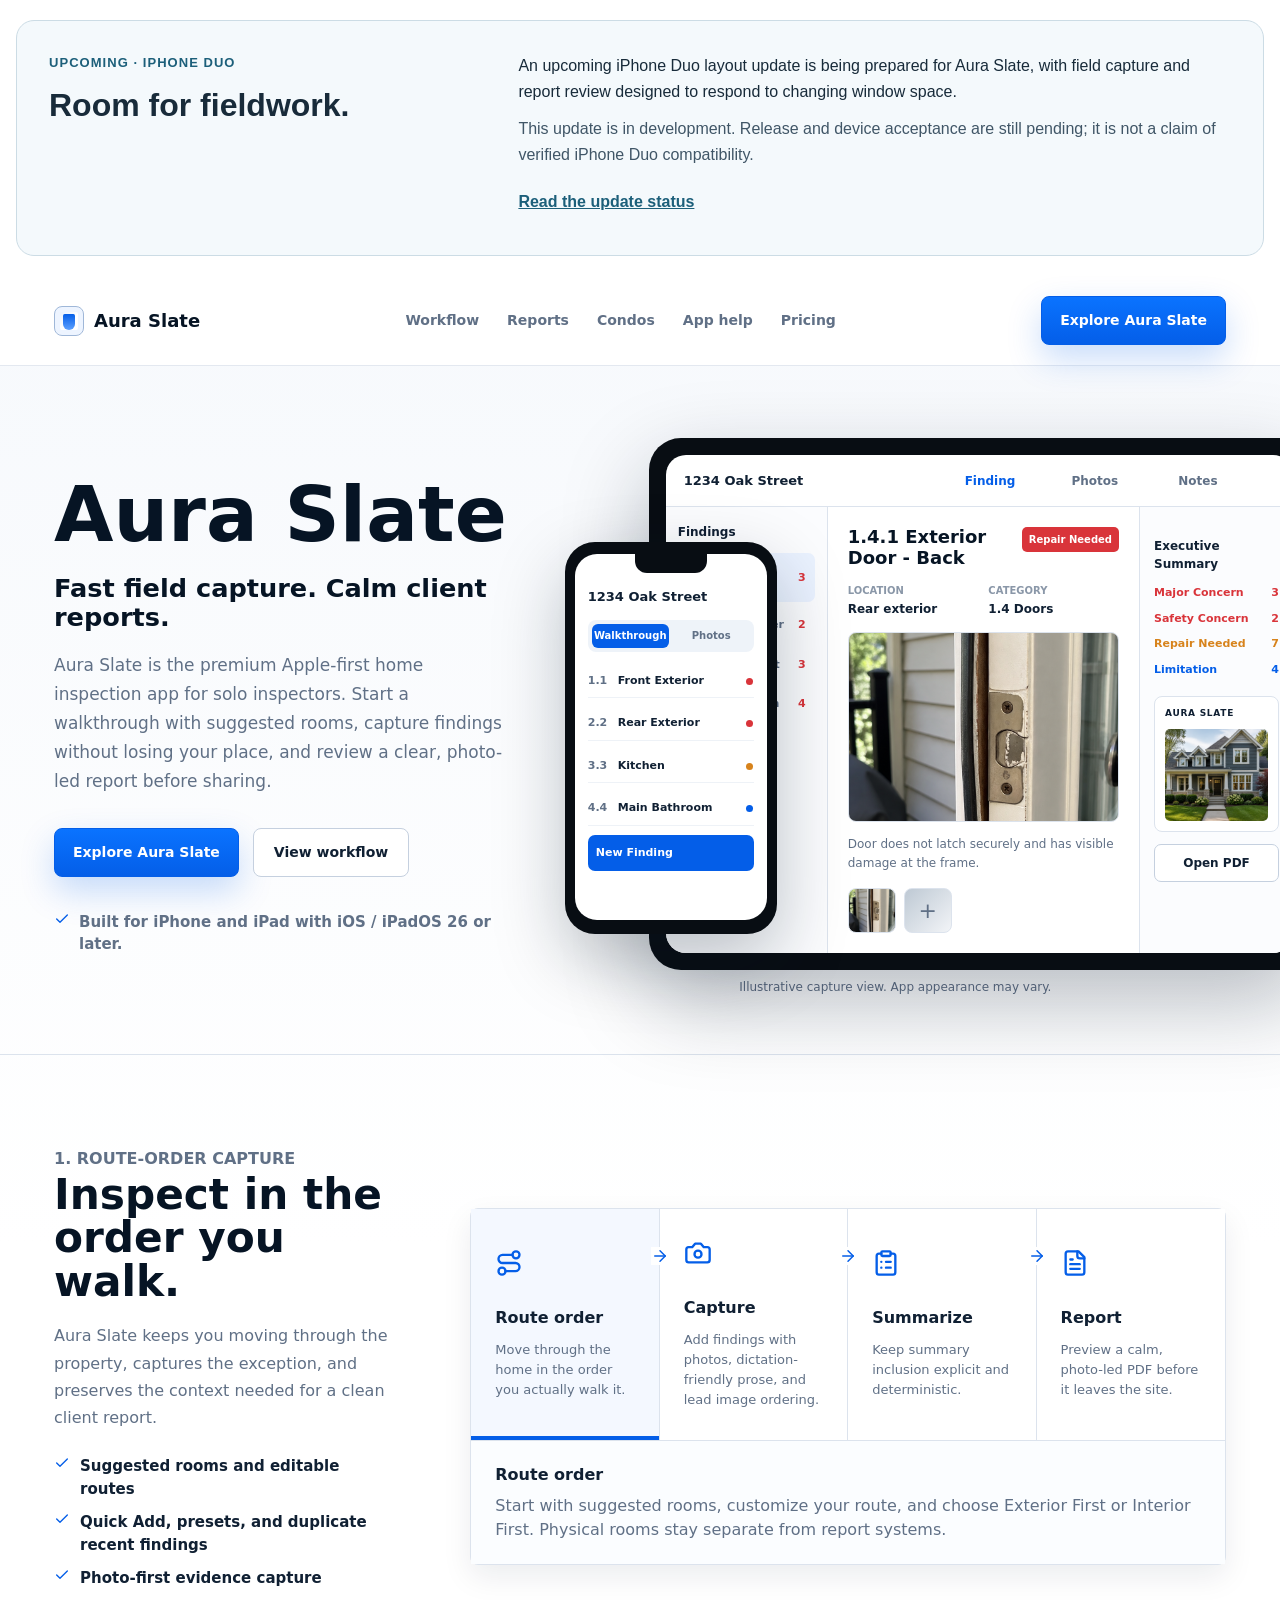
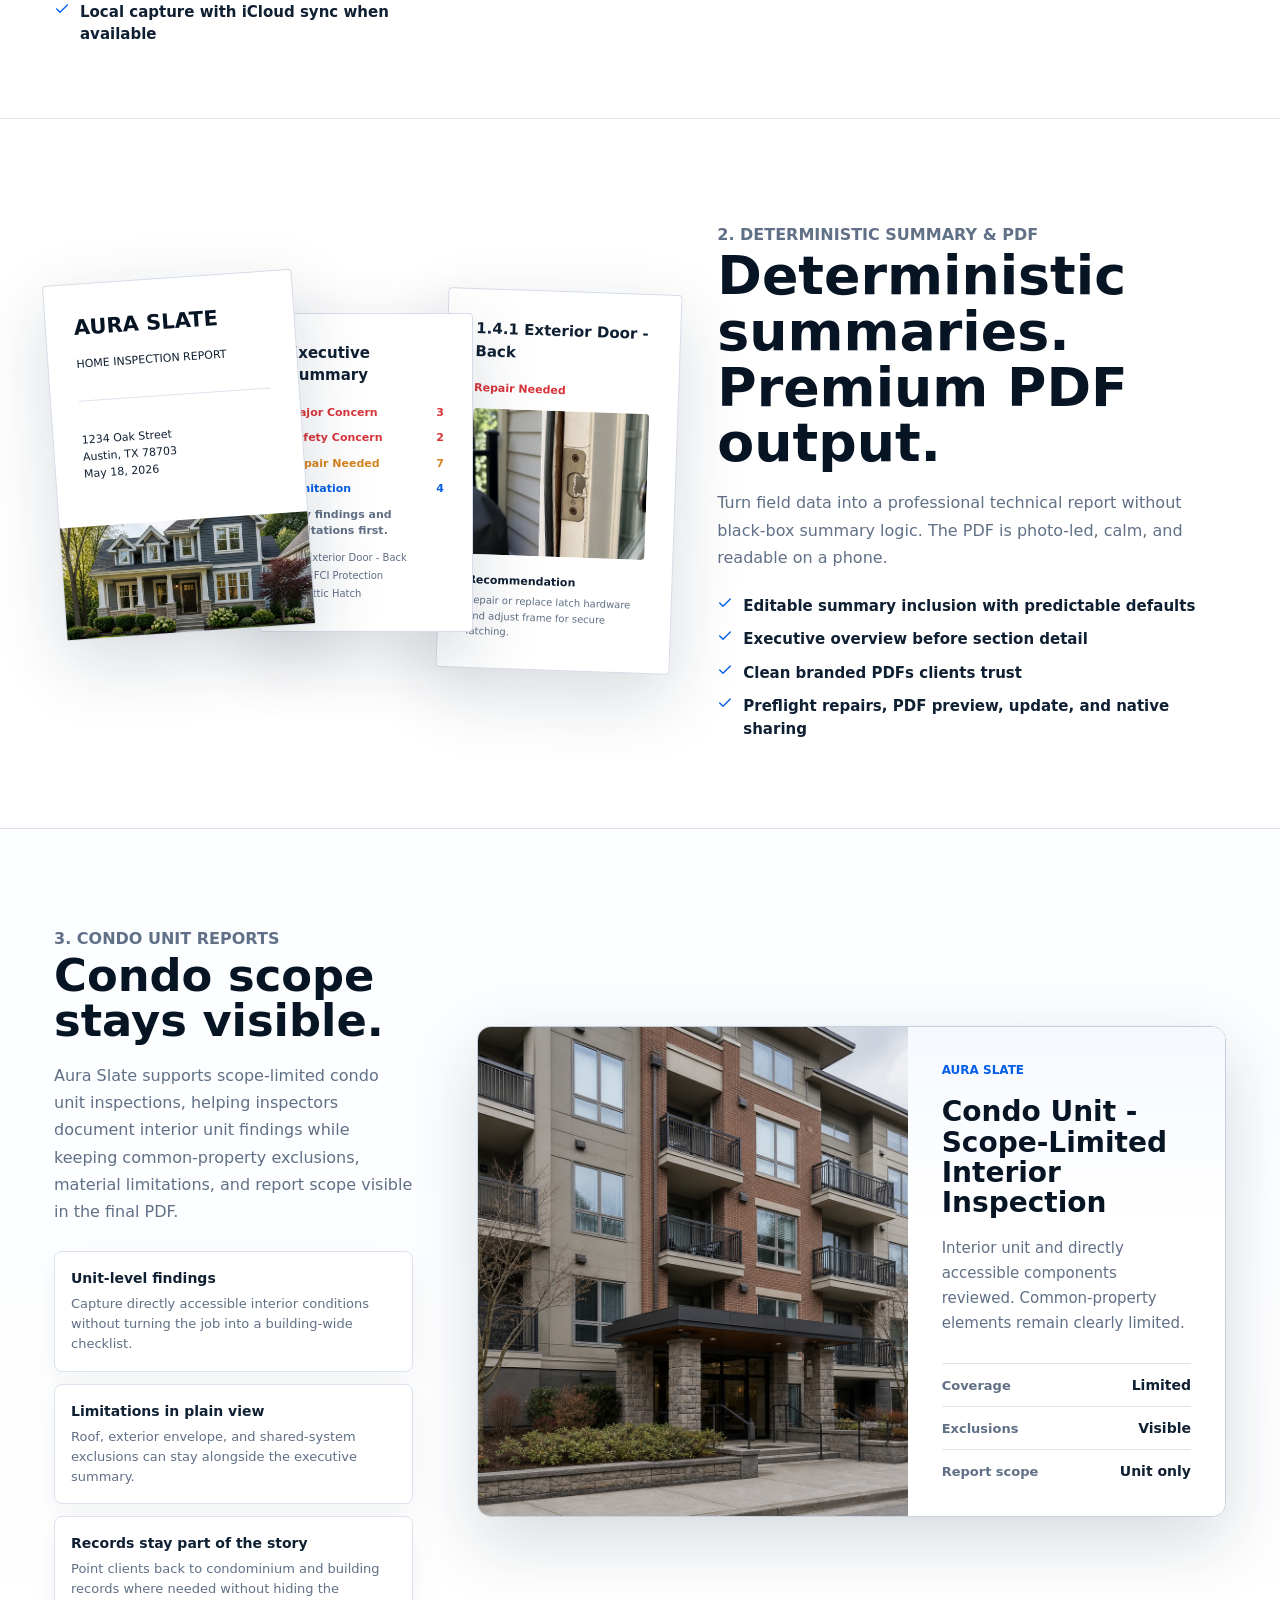
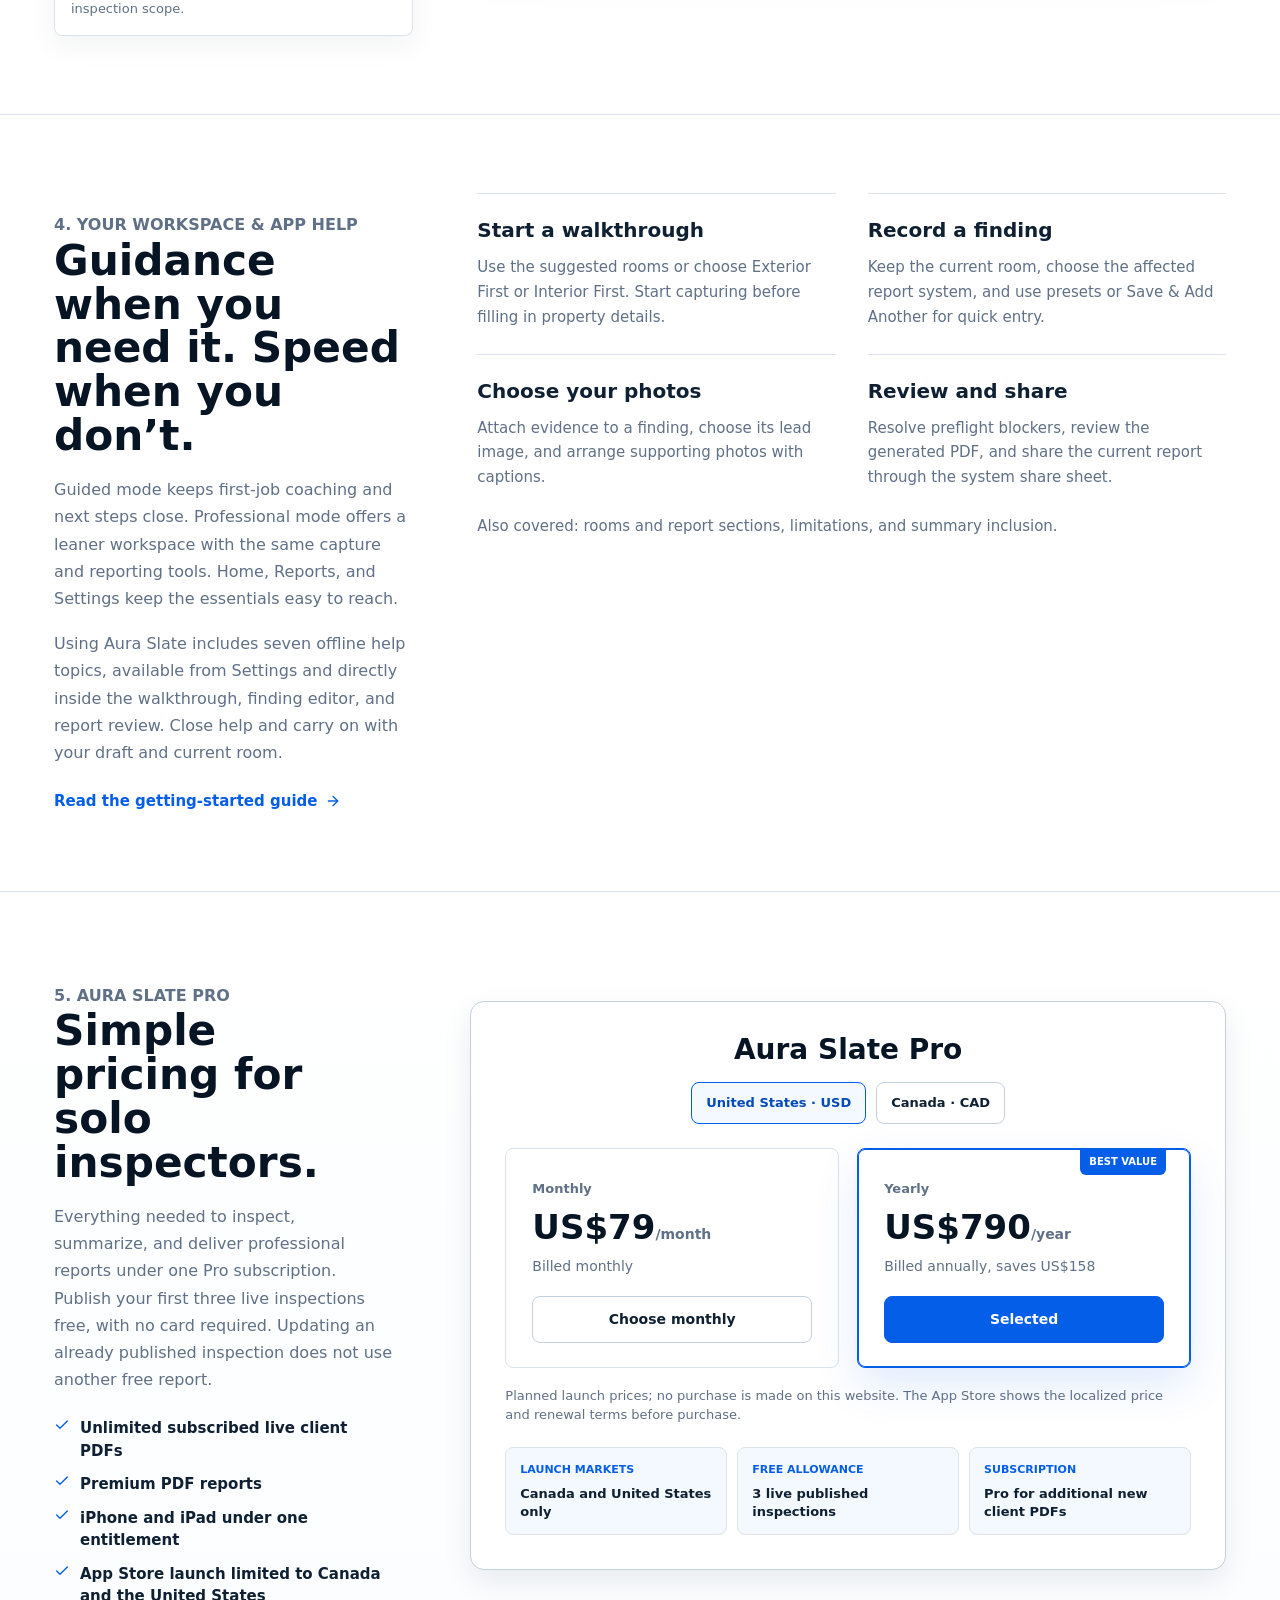
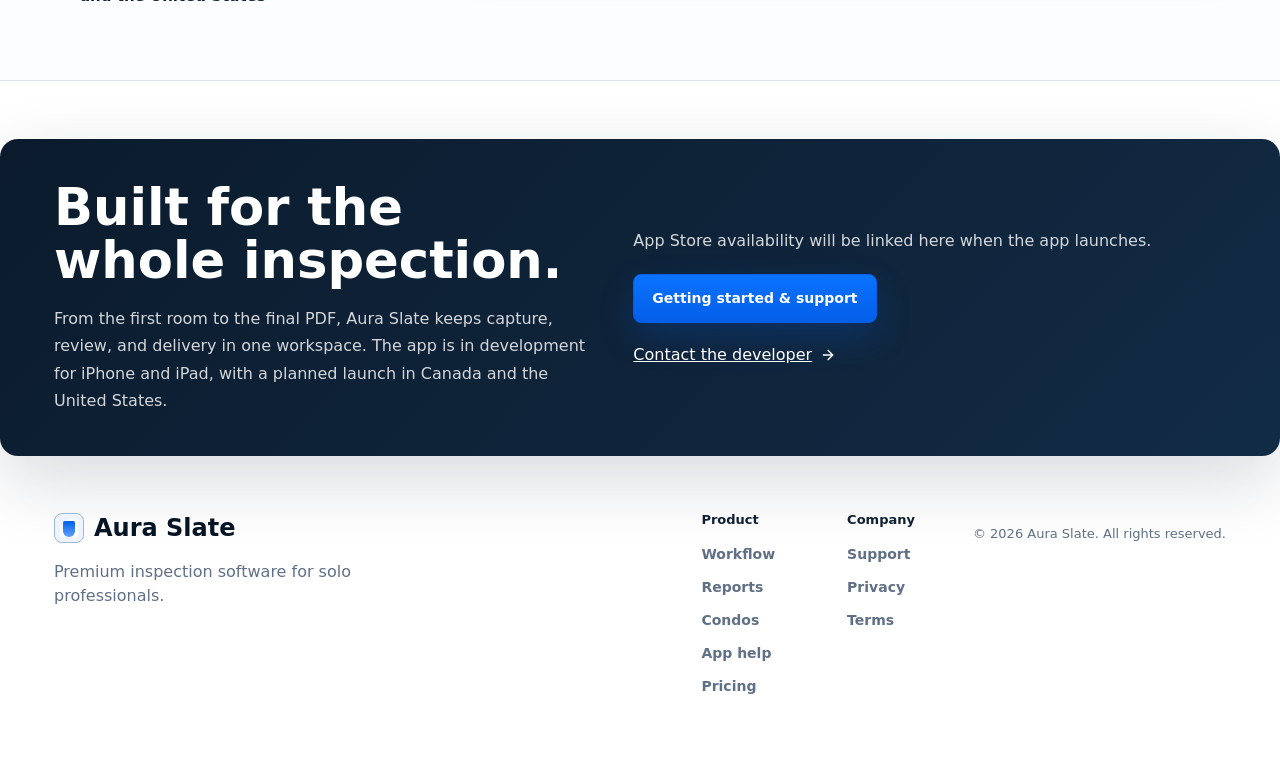
<file: index.html>
<!doctype html>
<html lang="en">
  <head>
    <meta charset="UTF-8" />
    <meta name="viewport" content="width=device-width, initial-scale=1.0" />
    <meta
      name="description"
      content="Aura Slate for iPhone and iPad: room-based walkthroughs, fast finding capture, deterministic summaries, and photo-led client PDF reports."
    />
    <meta name="robots" content="index, follow" />
    <meta name="theme-color" content="#ffffff" />
    <link rel="canonical" href="https://jorrian.github.io/aura-slate/" />
    <link rel="icon" type="image/svg+xml" href="./favicon.svg" />
    <meta property="og:type" content="website" />
    <meta property="og:site_name" content="Aura Slate" />
    <meta property="og:title" content="Aura Slate | Field Capture and Client Reports" />
    <meta
      property="og:description"
      content="Aura Slate for iPhone and iPad: room-based walkthroughs, fast finding capture, deterministic summaries, and photo-led client PDF reports."
    />
    <meta property="og:url" content="https://jorrian.github.io/aura-slate/" />
    <meta name="twitter:card" content="summary" />
    <title>Aura Slate | Field Capture and Client Reports</title>
    <script type="module" crossorigin src="./assets/index-BN5DWXLH.js"></script>
    <link rel="stylesheet" crossorigin href="./assets/index-DhAiveDT.css">
    <link rel="stylesheet" href="./duo.css">
  </head>
  <body>
    <aside class="duo-update" id="iphone-duo" aria-labelledby="duo-title">
      <div>
        <p class="duo-eyebrow">Upcoming · iPhone Duo</p>
        <h2 id="duo-title">Room for fieldwork.</h2>
      </div>
      <div>
        <p>An upcoming iPhone Duo layout update is being prepared for Aura Slate, with field capture and report review designed to respond to changing window space.</p>
        <p class="duo-status">This update is in development. Release and device acceptance are still pending; it is not a claim of verified iPhone Duo compatibility.</p>
        <a href="./support/#iphone-duo">Read the update status</a>
      </div>
    </aside>
    <div id="root"></div>
  </body>
</html>
</file>
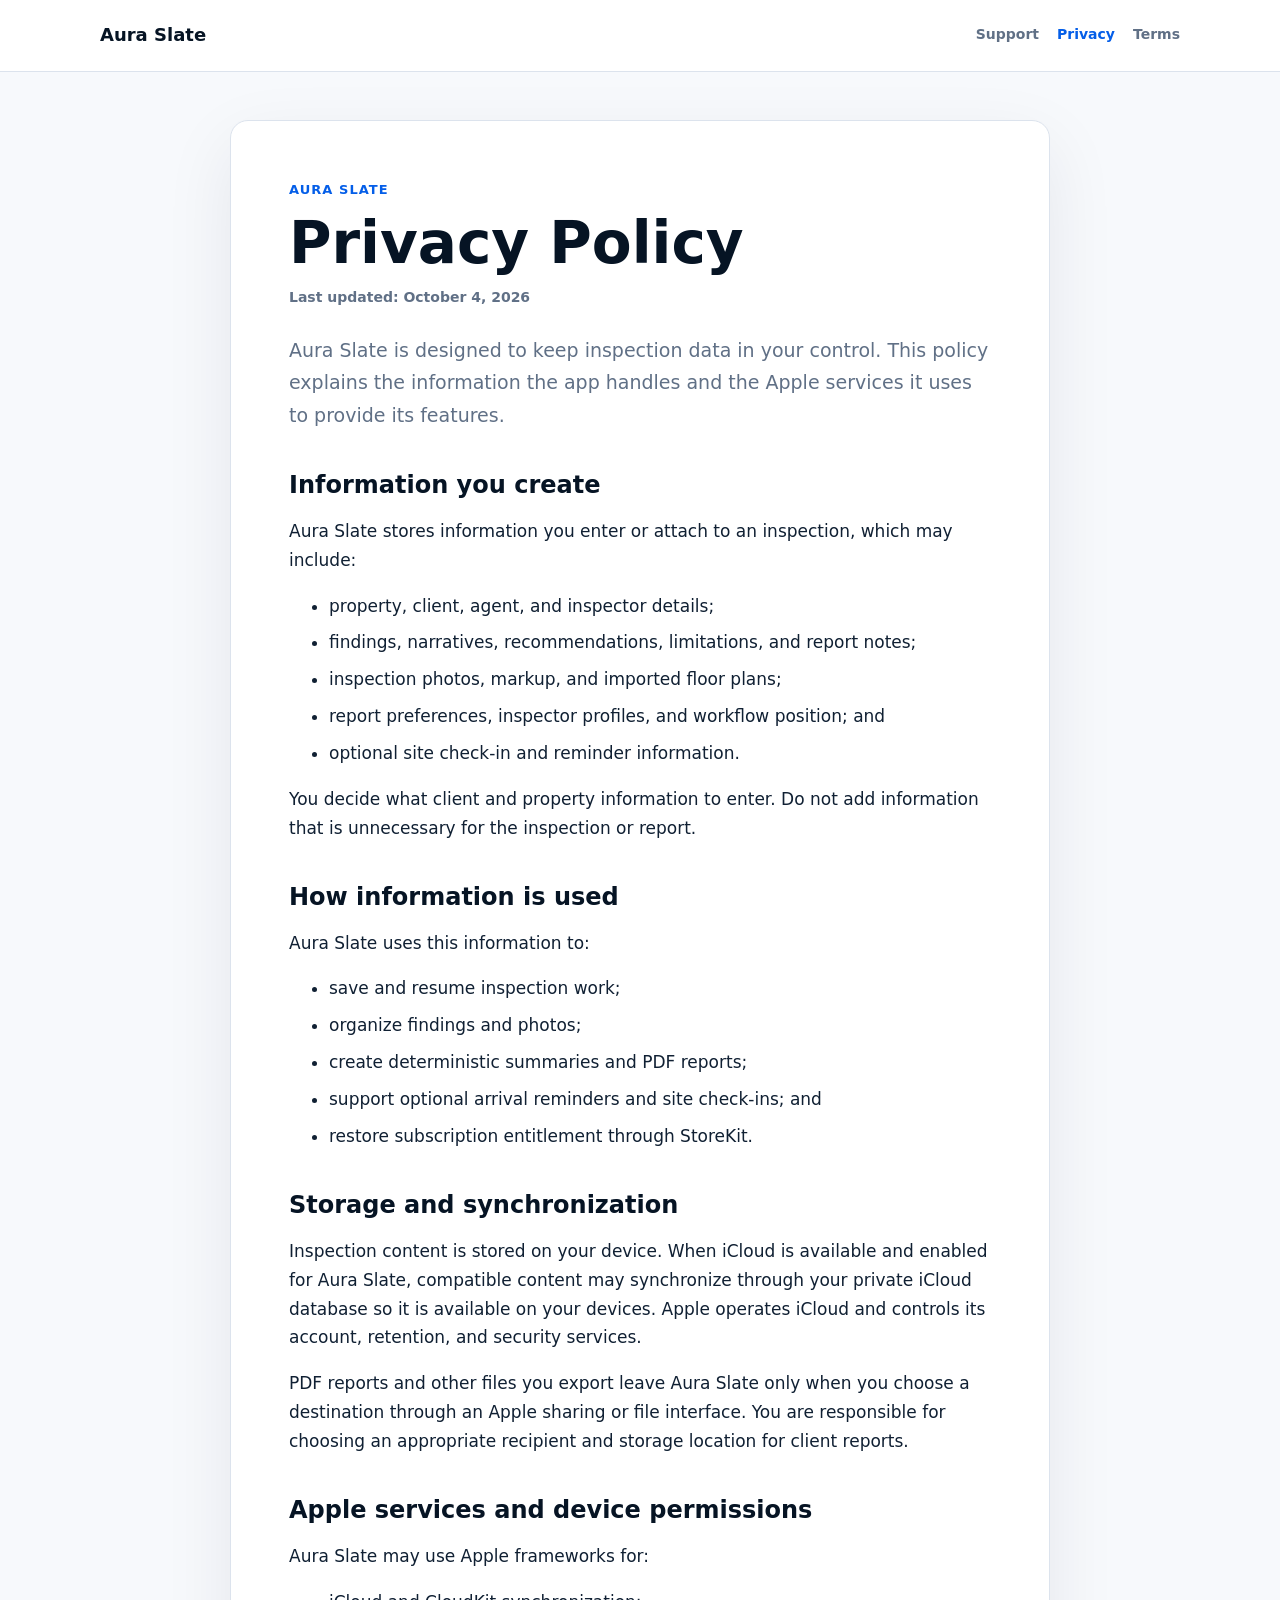
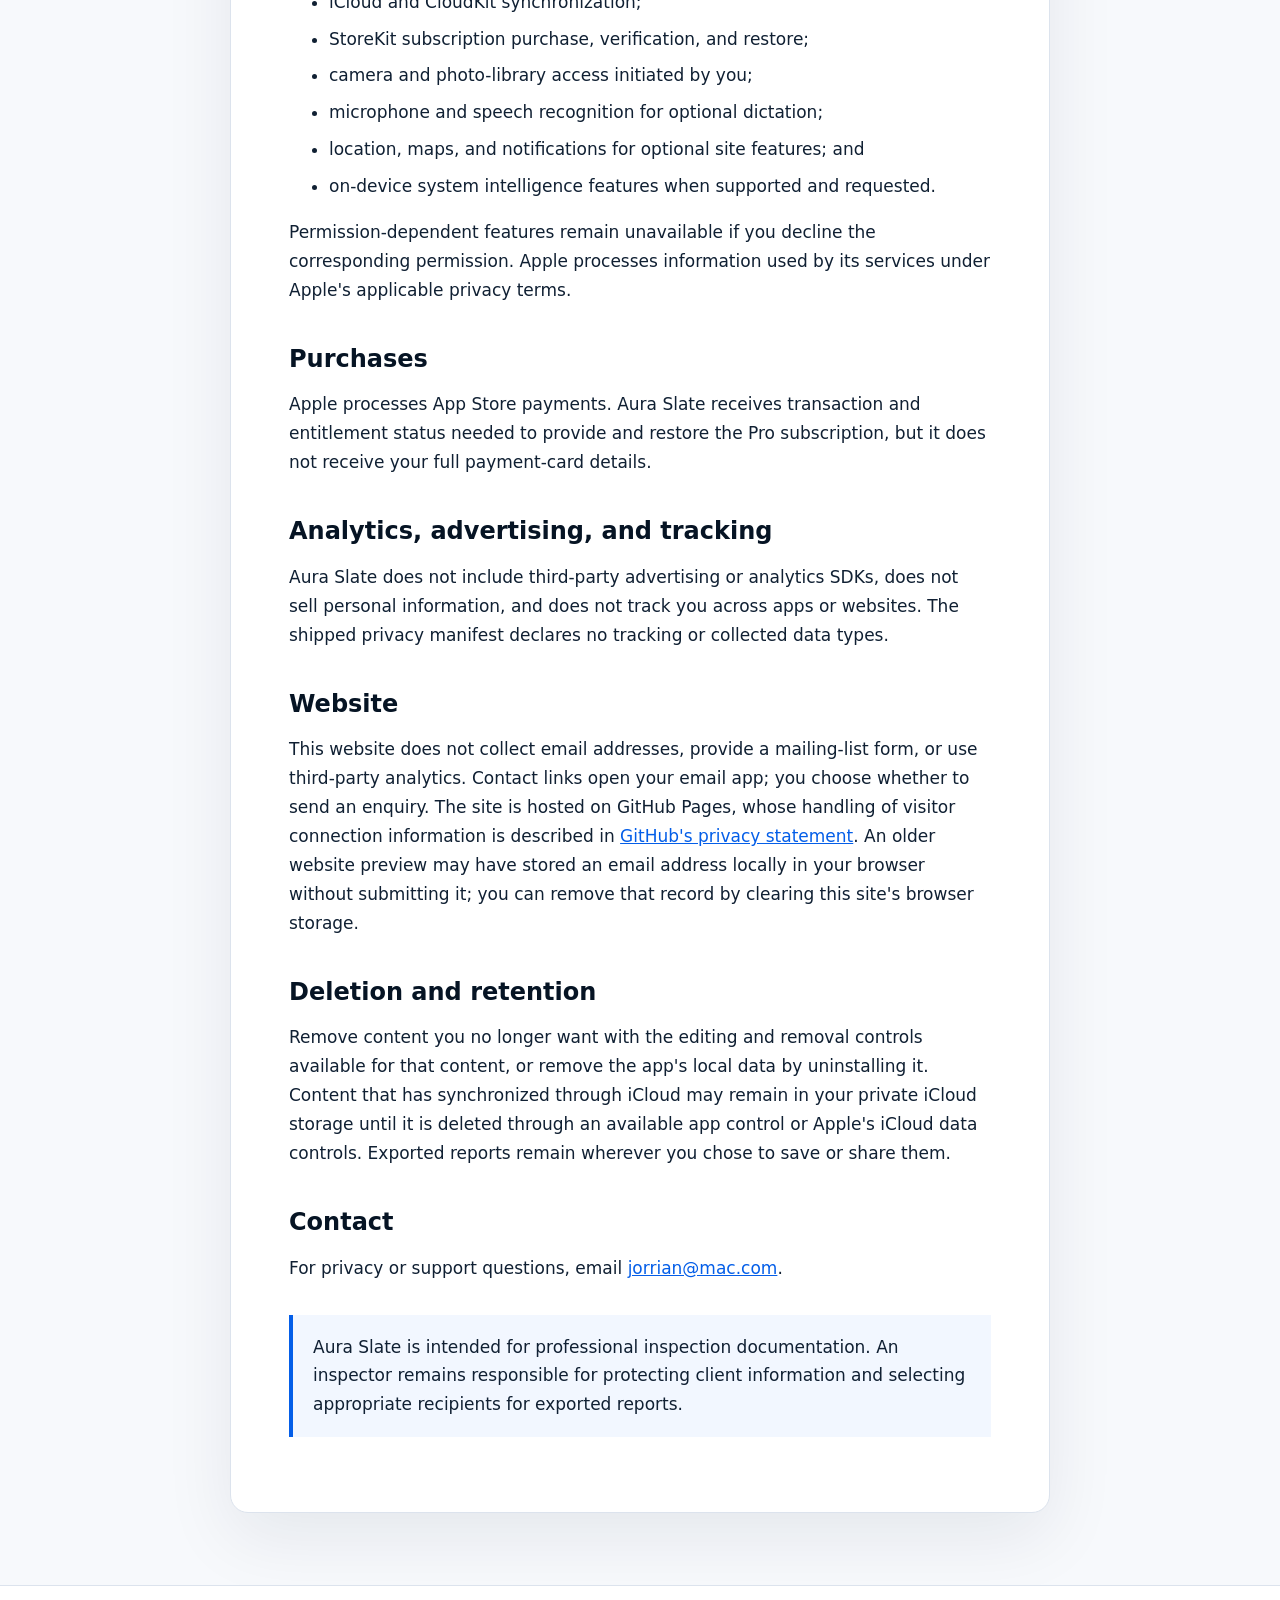
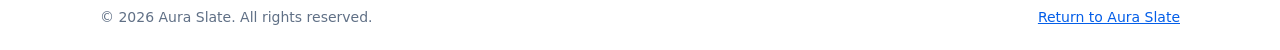
<file: privacy/index.html>
<!doctype html>
<html lang="en">
  <head>
    <meta charset="UTF-8" />
    <meta name="viewport" content="width=device-width, initial-scale=1.0" />
    <meta name="description" content="Aura Slate privacy policy." />
    <meta name="robots" content="index, follow" />
    <meta name="theme-color" content="#ffffff" />
    <link rel="canonical" href="https://jorrian.github.io/aura-slate/privacy/" />
    <link rel="icon" type="image/svg+xml" href="../favicon.svg" />
    <title>Privacy Policy — Aura Slate</title>
    <link rel="stylesheet" href="../legal.css" />
  </head>
  <body>
    <a class="skip-link" href="#main-content">Skip to content</a>
    <header class="legal-header">
      <div class="legal-header-inner">
        <a class="brand" href="../">Aura Slate</a>
        <nav class="legal-nav" aria-label="Legal and support">
          <a href="../support/">Support</a>
          <a href="./" aria-current="page">Privacy</a>
          <a href="../terms/">Terms</a>
        </nav>
      </div>
    </header>

    <main id="main-content" tabindex="-1">
      <p class="eyebrow">Aura Slate</p>
      <h1>Privacy Policy</h1>
      <p class="updated">Last updated: October 4, 2026</p>
      <p class="lede">
        Aura Slate is designed to keep inspection data in your control. This
        policy explains the information the app handles and the Apple services
        it uses to provide its features.
      </p>

      <h2>Information you create</h2>
      <p>Aura Slate stores information you enter or attach to an inspection, which may include:</p>
      <ul>
        <li>property, client, agent, and inspector details;</li>
        <li>findings, narratives, recommendations, limitations, and report notes;</li>
        <li>inspection photos, markup, and imported floor plans;</li>
        <li>report preferences, inspector profiles, and workflow position; and</li>
        <li>optional site check-in and reminder information.</li>
      </ul>
      <p>
        You decide what client and property information to enter. Do not add
        information that is unnecessary for the inspection or report.
      </p>

      <h2>How information is used</h2>
      <p>Aura Slate uses this information to:</p>
      <ul>
        <li>save and resume inspection work;</li>
        <li>organize findings and photos;</li>
        <li>create deterministic summaries and PDF reports;</li>
        <li>support optional arrival reminders and site check-ins; and</li>
        <li>restore subscription entitlement through StoreKit.</li>
      </ul>

      <h2>Storage and synchronization</h2>
      <p>
        Inspection content is stored on your device. When iCloud is available
        and enabled for Aura Slate, compatible content may synchronize through
        your private iCloud database so it is available on your devices. Apple
        operates iCloud and controls its account, retention, and security
        services.
      </p>
      <p>
        PDF reports and other files you export leave Aura Slate only when you
        choose a destination through an Apple sharing or file interface. You
        are responsible for choosing an appropriate recipient and storage
        location for client reports.
      </p>

      <h2>Apple services and device permissions</h2>
      <p>Aura Slate may use Apple frameworks for:</p>
      <ul>
        <li>iCloud and CloudKit synchronization;</li>
        <li>StoreKit subscription purchase, verification, and restore;</li>
        <li>camera and photo-library access initiated by you;</li>
        <li>microphone and speech recognition for optional dictation;</li>
        <li>location, maps, and notifications for optional site features; and</li>
        <li>on-device system intelligence features when supported and requested.</li>
      </ul>
      <p>
        Permission-dependent features remain unavailable if you decline the
        corresponding permission. Apple processes information used by its
        services under Apple's applicable privacy terms.
      </p>

      <h2>Purchases</h2>
      <p>
        Apple processes App Store payments. Aura Slate receives transaction
        and entitlement status needed to provide and restore the Pro
        subscription, but it does not receive your full payment-card details.
      </p>

      <h2>Analytics, advertising, and tracking</h2>
      <p>
        Aura Slate does not include third-party advertising or analytics SDKs,
        does not sell personal information, and does not track you across apps
        or websites. The shipped privacy manifest declares no tracking or
        collected data types.
      </p>

      <h2>Website</h2>
      <p>
        This website does not collect email addresses, provide a mailing-list form,
        or use third-party analytics. Contact links open your email app; you
        choose whether to send an enquiry. The site is hosted on GitHub Pages,
        whose handling of visitor connection information is described in
        <a href="https://docs.github.com/en/site-policy/privacy-policies/github-general-privacy-statement">GitHub's privacy statement</a>.
        An older website preview may have stored an email address locally in
        your browser without submitting it; you can remove that record by
        clearing this site's browser storage.
      </p>

      <h2>Deletion and retention</h2>
      <p>
        Remove content you no longer want with the editing and removal controls
        available for that content, or remove the app's local data by
        uninstalling it. Content that has synchronized through iCloud may
        remain in your private iCloud storage until it is deleted through an
        available app control or Apple's iCloud data controls. Exported reports
        remain wherever you chose to save or share them.
      </p>

      <h2>Contact</h2>
      <p>
        For privacy or support questions, email
        <a href="mailto:jorrian@mac.com">jorrian@mac.com</a>.
      </p>

      <p class="notice">
        Aura Slate is intended for professional inspection documentation. An
        inspector remains responsible for protecting client information and
        selecting appropriate recipients for exported reports.
      </p>
    </main>

    <footer class="legal-footer">
      <div class="legal-footer-inner">
        <p>&copy; 2026 Aura Slate. All rights reserved.</p>
        <a href="../">Return to Aura Slate</a>
      </div>
    </footer>
  </body>
</html>
</file>
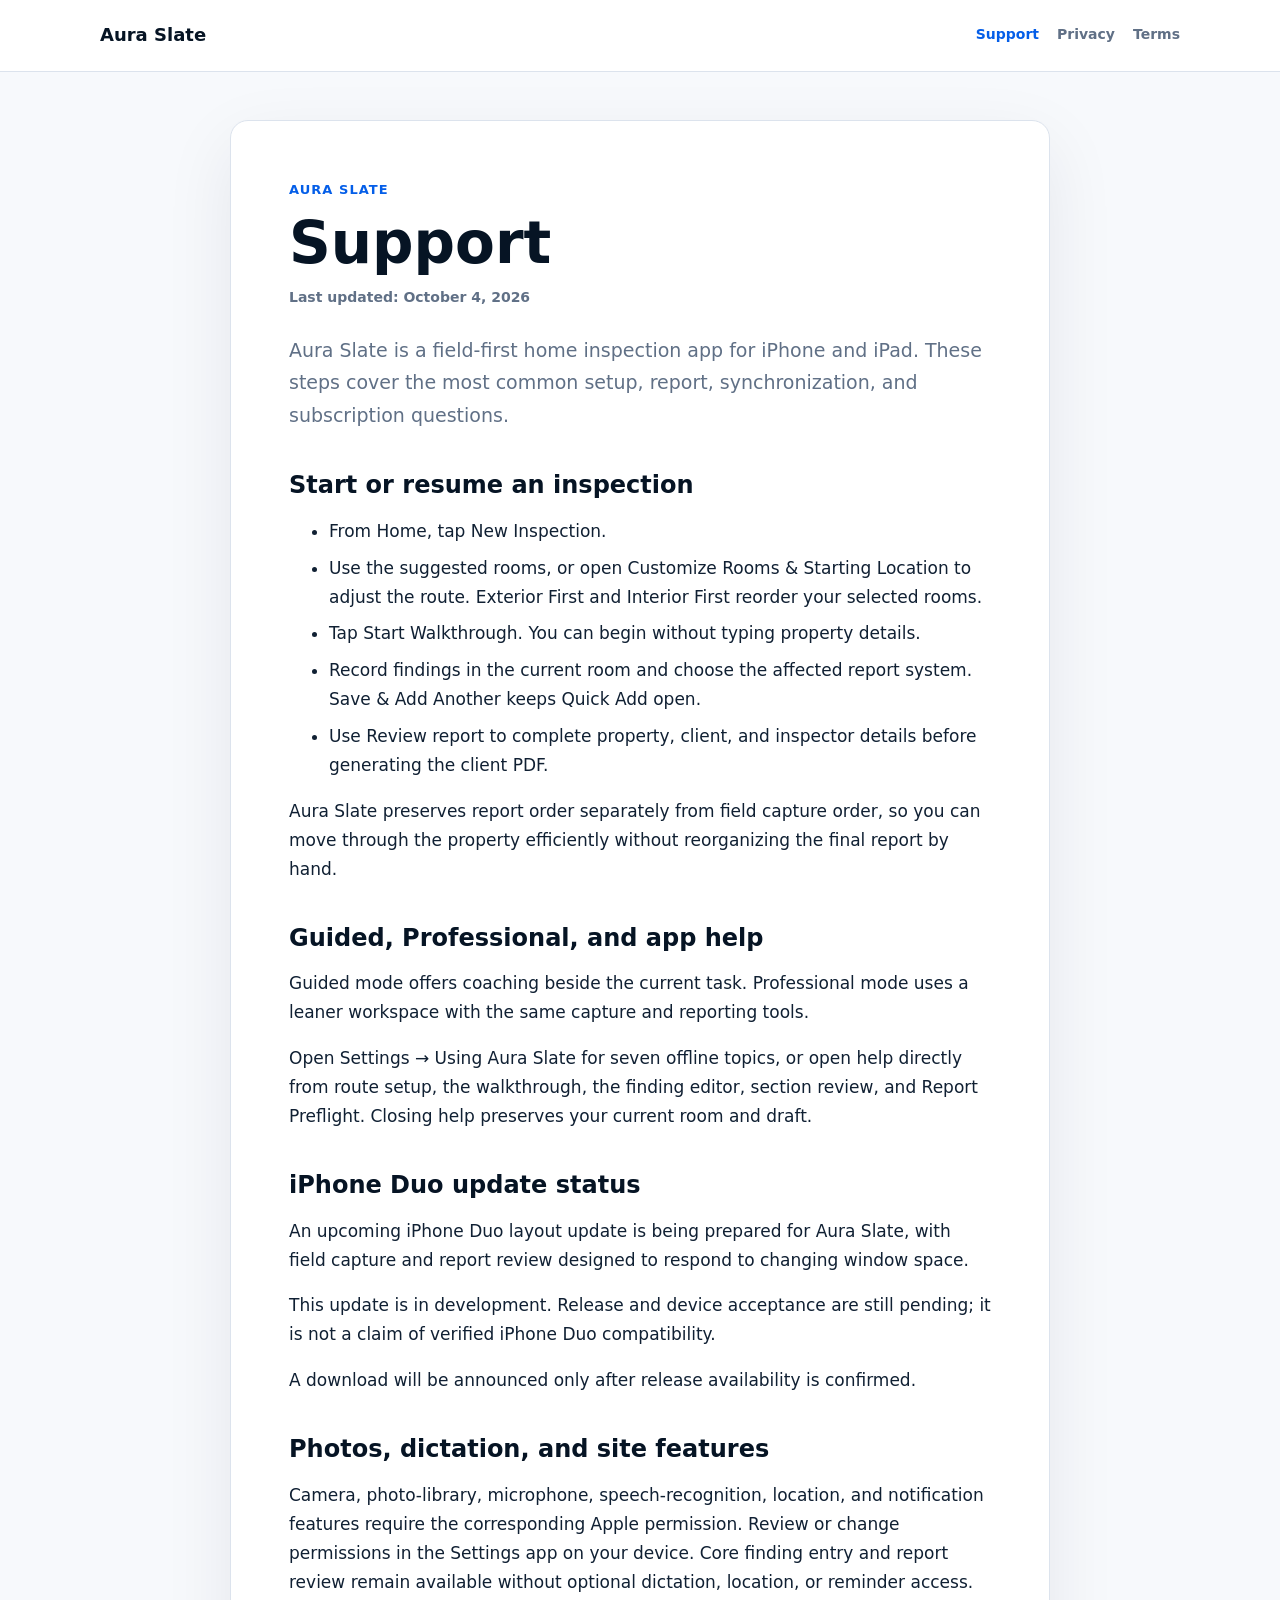
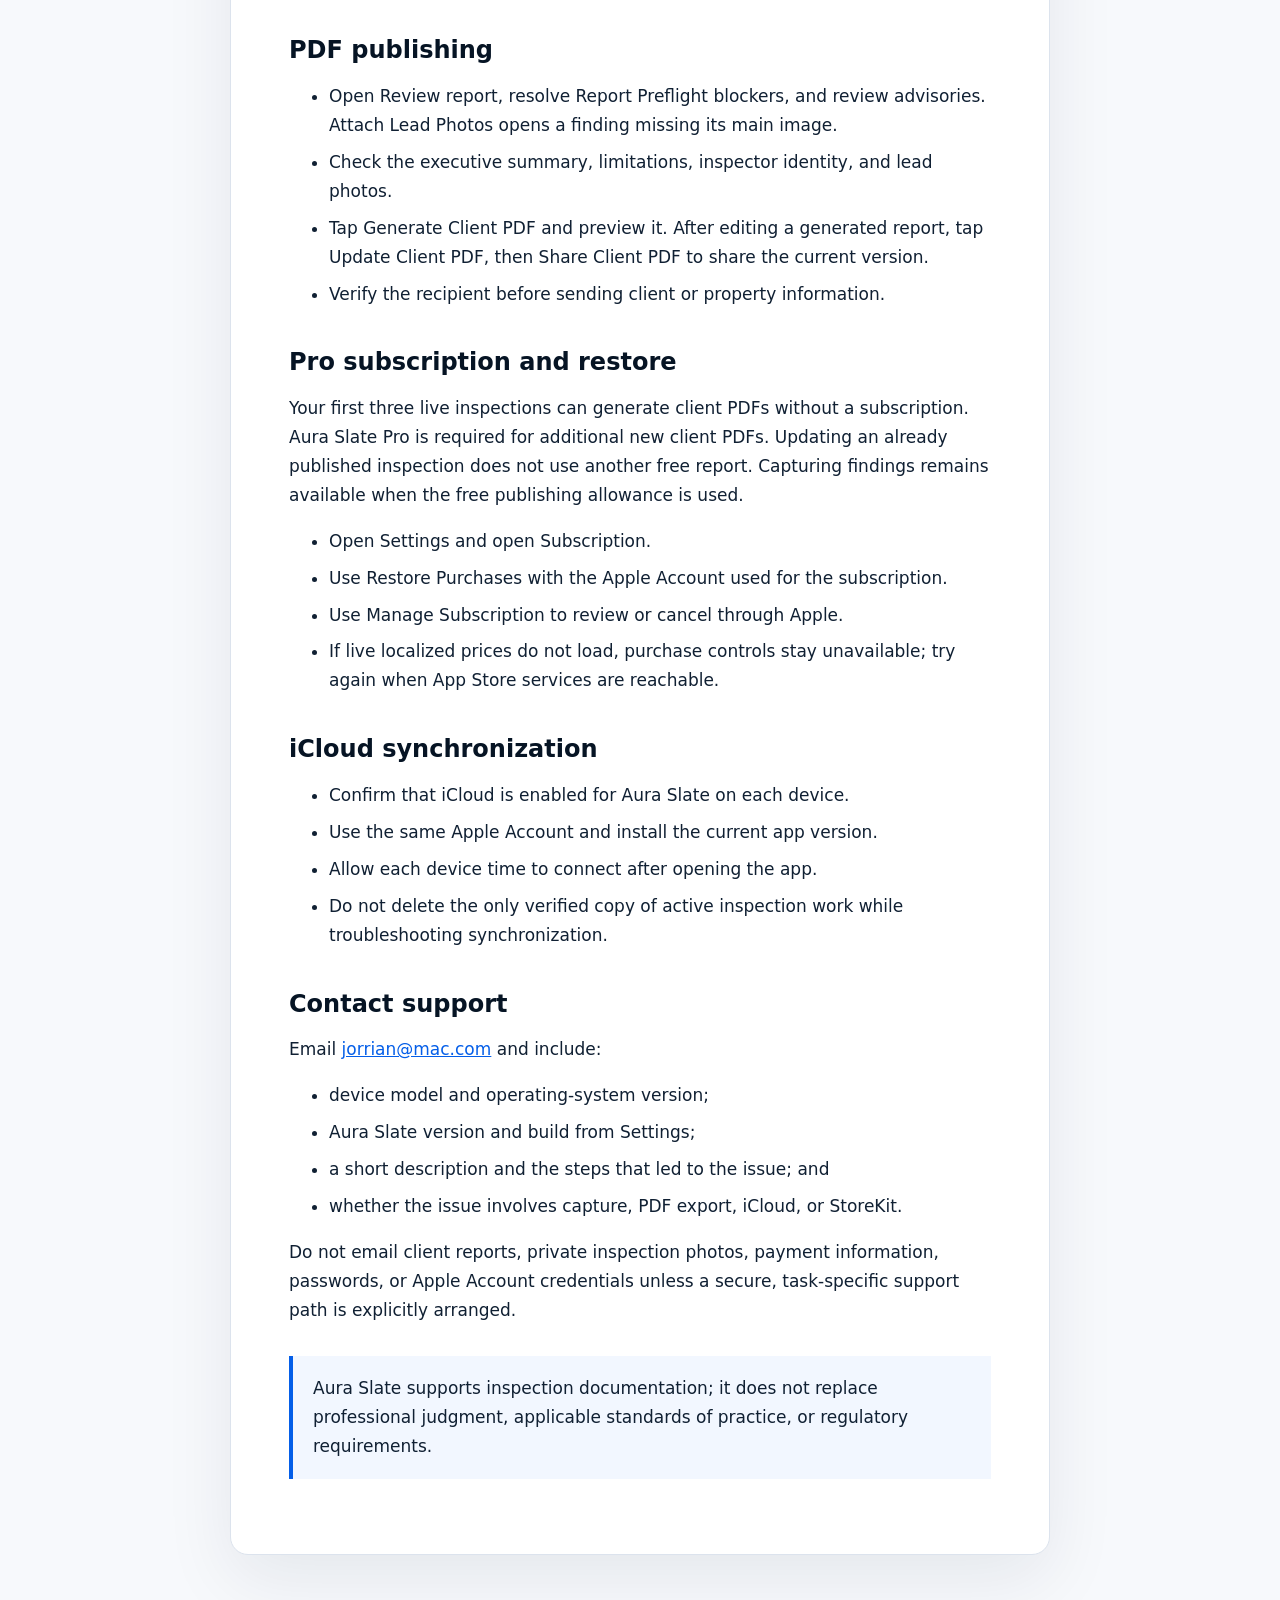
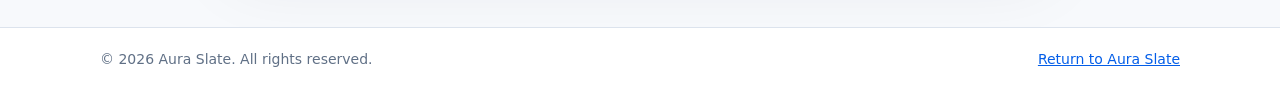
<file: support/index.html>
<!doctype html>
<html lang="en">
  <head>
    <meta charset="UTF-8" />
    <meta name="viewport" content="width=device-width, initial-scale=1.0" />
    <meta name="description" content="Aura Slate support and troubleshooting." />
    <meta name="robots" content="index, follow" />
    <meta name="theme-color" content="#ffffff" />
    <link rel="canonical" href="https://jorrian.github.io/aura-slate/support/" />
    <link rel="icon" type="image/svg+xml" href="../favicon.svg" />
    <title>Support — Aura Slate</title>
    <link rel="stylesheet" href="../legal.css" />
  </head>
  <body>
    <a class="skip-link" href="#main-content">Skip to content</a>
    <header class="legal-header">
      <div class="legal-header-inner">
        <a class="brand" href="../">Aura Slate</a>
        <nav class="legal-nav" aria-label="Legal and support">
          <a href="./" aria-current="page">Support</a>
          <a href="../privacy/">Privacy</a>
          <a href="../terms/">Terms</a>
        </nav>
      </div>
    </header>

    <main id="main-content" tabindex="-1">
      <p class="eyebrow">Aura Slate</p>
      <h1>Support</h1>
      <p class="updated">Last updated: October 4, 2026</p>
      <p class="lede">
        Aura Slate is a field-first home inspection app for iPhone and iPad.
        These steps cover the most common setup, report, synchronization, and
        subscription questions.
      </p>

      <h2>Start or resume an inspection</h2>
      <ul>
        <li>From Home, tap New Inspection.</li>
        <li>Use the suggested rooms, or open Customize Rooms &amp; Starting Location to adjust the route. Exterior First and Interior First reorder your selected rooms.</li>
        <li>Tap Start Walkthrough. You can begin without typing property details.</li>
        <li>Record findings in the current room and choose the affected report system. Save &amp; Add Another keeps Quick Add open.</li>
        <li>Use Review report to complete property, client, and inspector details before generating the client PDF.</li>
      </ul>
      <p>
        Aura Slate preserves report order separately from field capture order,
        so you can move through the property efficiently without reorganizing
        the final report by hand.
      </p>

      <h2>Guided, Professional, and app help</h2>
      <p>Guided mode offers coaching beside the current task. Professional mode uses a leaner workspace with the same capture and reporting tools.</p>
      <p>Open Settings &rarr; Using Aura Slate for seven offline topics, or open help directly from route setup, the walkthrough, the finding editor, section review, and Report Preflight. Closing help preserves your current room and draft.</p>

      <section id="iphone-duo" aria-labelledby="duo-status-title">
        <h2 id="duo-status-title">iPhone Duo update status</h2>
        <p>An upcoming iPhone Duo layout update is being prepared for Aura Slate, with field capture and report review designed to respond to changing window space.</p>
        <p>This update is in development. Release and device acceptance are still pending; it is not a claim of verified iPhone Duo compatibility.</p>
        <p>A download will be announced only after release availability is confirmed.</p>
      </section>

      <h2>Photos, dictation, and site features</h2>
      <p>
        Camera, photo-library, microphone, speech-recognition, location, and
        notification features require the corresponding Apple permission.
        Review or change permissions in the Settings app on your device. Core
        finding entry and report review remain available without optional
        dictation, location, or reminder access.
      </p>

      <h2>PDF publishing</h2>
      <ul>
        <li>Open Review report, resolve Report Preflight blockers, and review advisories. Attach Lead Photos opens a finding missing its main image.</li>
        <li>Check the executive summary, limitations, inspector identity, and lead photos.</li>
        <li>Tap Generate Client PDF and preview it. After editing a generated report, tap Update Client PDF, then Share Client PDF to share the current version.</li>
        <li>Verify the recipient before sending client or property information.</li>
      </ul>

      <h2>Pro subscription and restore</h2>
      <p>
        Your first three live inspections can generate client PDFs without a subscription.
        Aura Slate Pro is required for additional new client PDFs. Updating an already
        published inspection does not use another free report. Capturing findings
        remains available when the free publishing allowance is used.
      </p>
      <ul>
        <li>Open Settings and open Subscription.</li>
        <li>Use Restore Purchases with the Apple Account used for the subscription.</li>
        <li>Use Manage Subscription to review or cancel through Apple.</li>
        <li>If live localized prices do not load, purchase controls stay unavailable; try again when App Store services are reachable.</li>
      </ul>

      <h2>iCloud synchronization</h2>
      <ul>
        <li>Confirm that iCloud is enabled for Aura Slate on each device.</li>
        <li>Use the same Apple Account and install the current app version.</li>
        <li>Allow each device time to connect after opening the app.</li>
        <li>Do not delete the only verified copy of active inspection work while troubleshooting synchronization.</li>
      </ul>

      <h2>Contact support</h2>
      <p>
        Email <a href="mailto:jorrian@mac.com">jorrian@mac.com</a> and include:
      </p>
      <ul>
        <li>device model and operating-system version;</li>
        <li>Aura Slate version and build from Settings;</li>
        <li>a short description and the steps that led to the issue; and</li>
        <li>whether the issue involves capture, PDF export, iCloud, or StoreKit.</li>
      </ul>
      <p>
        Do not email client reports, private inspection photos, payment
        information, passwords, or Apple Account credentials unless a secure,
        task-specific support path is explicitly arranged.
      </p>

      <p class="notice">
        Aura Slate supports inspection documentation; it does not replace
        professional judgment, applicable standards of practice, or regulatory
        requirements.
      </p>
    </main>

    <footer class="legal-footer">
      <div class="legal-footer-inner">
        <p>&copy; 2026 Aura Slate. All rights reserved.</p>
        <a href="../">Return to Aura Slate</a>
      </div>
    </footer>
  </body>
</html>
</file>
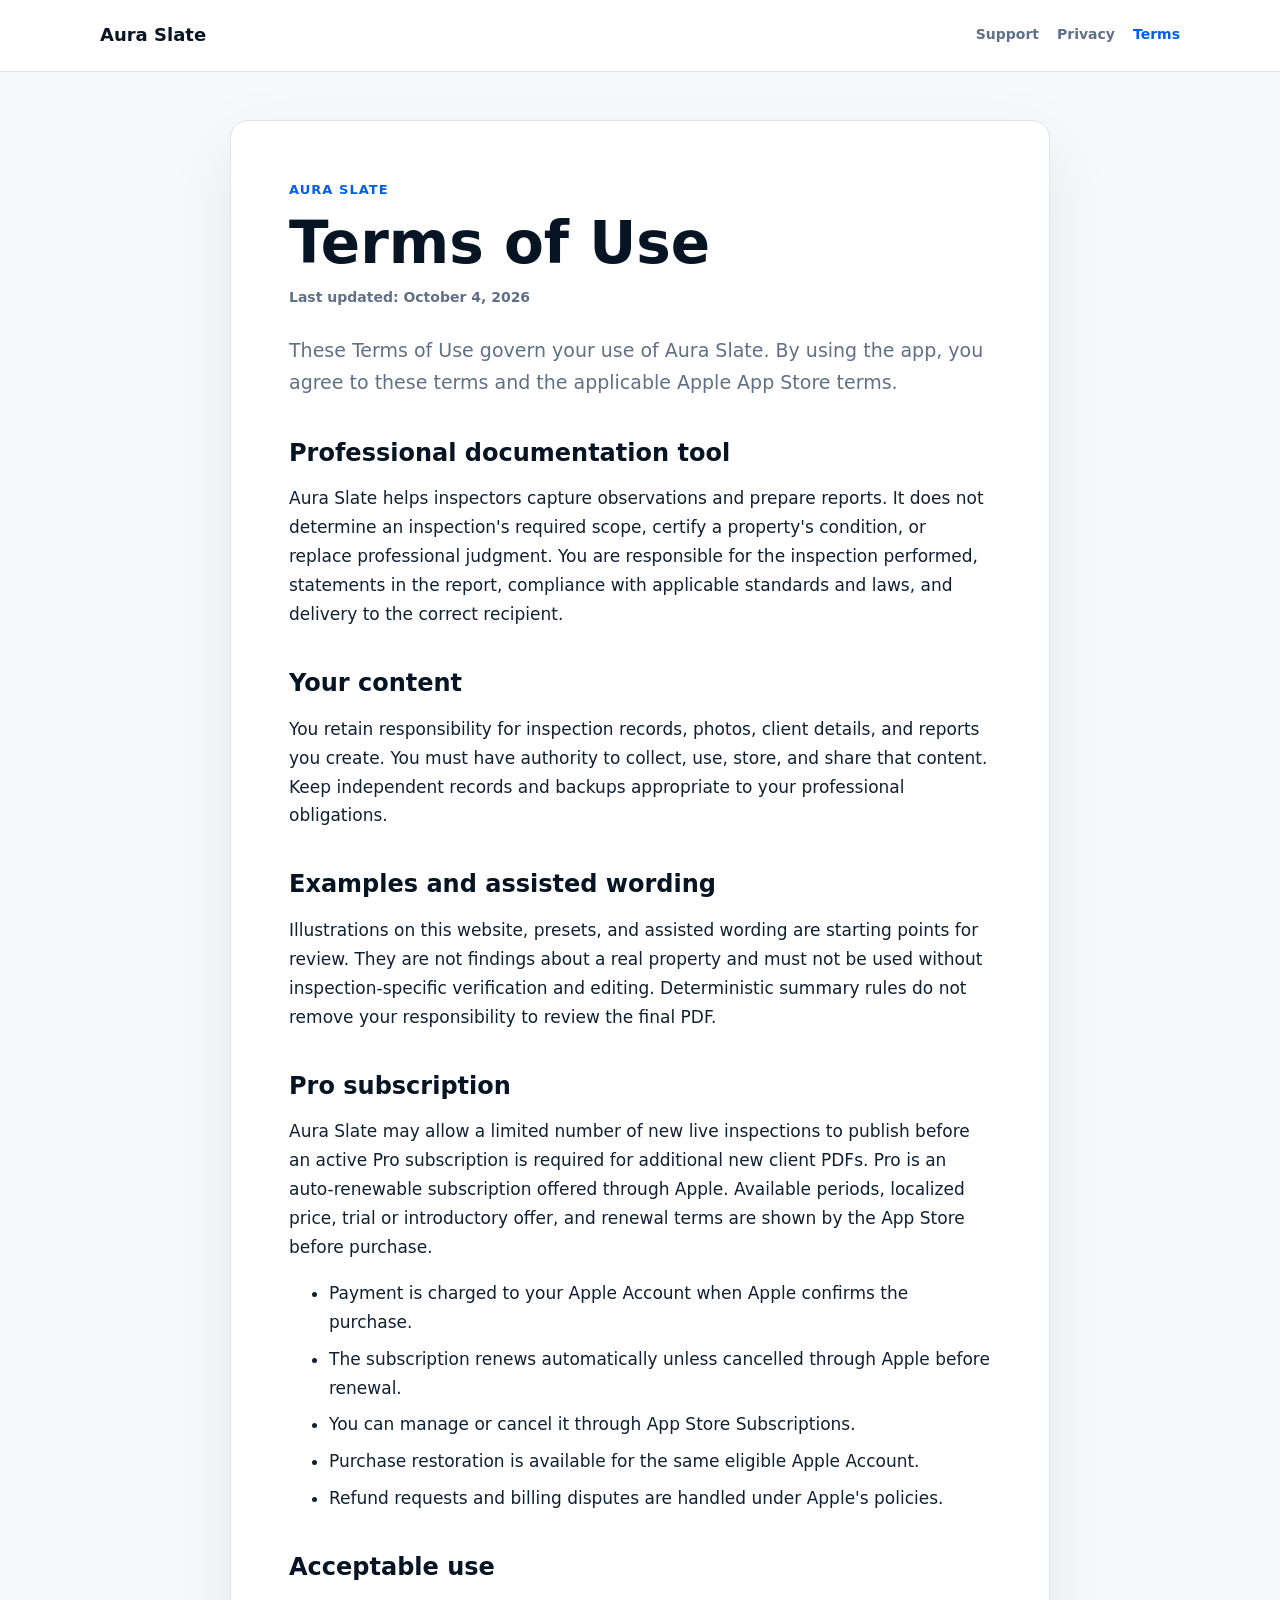
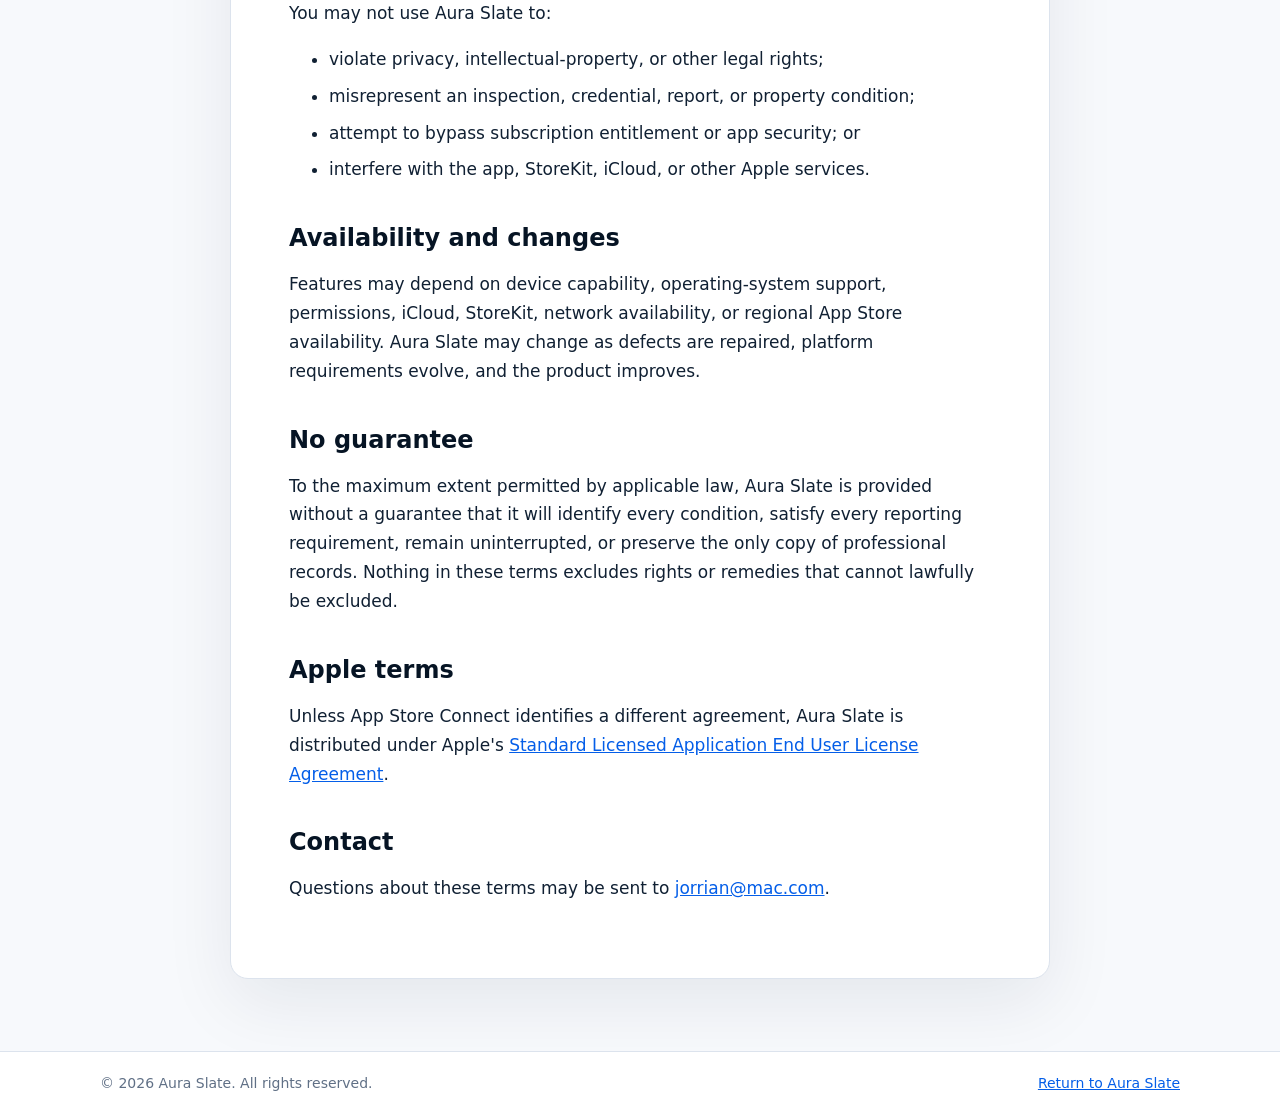
<file: terms/index.html>
<!doctype html>
<html lang="en">
  <head>
    <meta charset="UTF-8" />
    <meta name="viewport" content="width=device-width, initial-scale=1.0" />
    <meta name="description" content="Aura Slate terms of use." />
    <meta name="robots" content="index, follow" />
    <meta name="theme-color" content="#ffffff" />
    <link rel="canonical" href="https://jorrian.github.io/aura-slate/terms/" />
    <link rel="icon" type="image/svg+xml" href="../favicon.svg" />
    <title>Terms of Use — Aura Slate</title>
    <link rel="stylesheet" href="../legal.css" />
  </head>
  <body>
    <a class="skip-link" href="#main-content">Skip to content</a>
    <header class="legal-header">
      <div class="legal-header-inner">
        <a class="brand" href="../">Aura Slate</a>
        <nav class="legal-nav" aria-label="Legal and support">
          <a href="../support/">Support</a>
          <a href="../privacy/">Privacy</a>
          <a href="./" aria-current="page">Terms</a>
        </nav>
      </div>
    </header>

    <main id="main-content" tabindex="-1">
      <p class="eyebrow">Aura Slate</p>
      <h1>Terms of Use</h1>
      <p class="updated">Last updated: October 4, 2026</p>
      <p class="lede">
        These Terms of Use govern your use of Aura Slate. By using the app, you
        agree to these terms and the applicable Apple App Store terms.
      </p>

      <h2>Professional documentation tool</h2>
      <p>
        Aura Slate helps inspectors capture observations and prepare reports.
        It does not determine an inspection's required scope, certify a
        property's condition, or replace professional judgment. You are
        responsible for the inspection performed, statements in the report,
        compliance with applicable standards and laws, and delivery to the
        correct recipient.
      </p>

      <h2>Your content</h2>
      <p>
        You retain responsibility for inspection records, photos, client
        details, and reports you create. You must have authority to collect,
        use, store, and share that content. Keep independent records and backups
        appropriate to your professional obligations.
      </p>

      <h2>Examples and assisted wording</h2>
      <p>
        Illustrations on this website, presets, and assisted wording are starting points
        for review. They are not findings about a real property and must not be
        used without inspection-specific verification and editing. Deterministic
        summary rules do not remove your responsibility to review the final PDF.
      </p>

      <h2>Pro subscription</h2>
      <p>
        Aura Slate may allow a limited number of new live inspections to
        publish before an active Pro subscription is required for additional
        new client PDFs. Pro is an auto-renewable subscription offered through
        Apple. Available periods, localized price, trial or introductory offer,
        and renewal terms are shown by the App Store before purchase.
      </p>
      <ul>
        <li>Payment is charged to your Apple Account when Apple confirms the purchase.</li>
        <li>The subscription renews automatically unless cancelled through Apple before renewal.</li>
        <li>You can manage or cancel it through App Store Subscriptions.</li>
        <li>Purchase restoration is available for the same eligible Apple Account.</li>
        <li>Refund requests and billing disputes are handled under Apple's policies.</li>
      </ul>

      <h2>Acceptable use</h2>
      <p>You may not use Aura Slate to:</p>
      <ul>
        <li>violate privacy, intellectual-property, or other legal rights;</li>
        <li>misrepresent an inspection, credential, report, or property condition;</li>
        <li>attempt to bypass subscription entitlement or app security; or</li>
        <li>interfere with the app, StoreKit, iCloud, or other Apple services.</li>
      </ul>

      <h2>Availability and changes</h2>
      <p>
        Features may depend on device capability, operating-system support,
        permissions, iCloud, StoreKit, network availability, or regional App
        Store availability. Aura Slate may change as defects are repaired,
        platform requirements evolve, and the product improves.
      </p>

      <h2>No guarantee</h2>
      <p>
        To the maximum extent permitted by applicable law, Aura Slate is
        provided without a guarantee that it will identify every condition,
        satisfy every reporting requirement, remain uninterrupted, or preserve
        the only copy of professional records. Nothing in these terms excludes
        rights or remedies that cannot lawfully be excluded.
      </p>

      <h2>Apple terms</h2>
      <p>
        Unless App Store Connect identifies a different agreement, Aura Slate
        is distributed under Apple's
        <a href="https://www.apple.com/legal/internet-services/itunes/dev/stdeula/">Standard Licensed Application End User License Agreement</a>.
      </p>

      <h2>Contact</h2>
      <p>
        Questions about these terms may be sent to
        <a href="mailto:jorrian@mac.com">jorrian@mac.com</a>.
      </p>
    </main>

    <footer class="legal-footer">
      <div class="legal-footer-inner">
        <p>&copy; 2026 Aura Slate. All rights reserved.</p>
        <a href="../">Return to Aura Slate</a>
      </div>
    </footer>
  </body>
</html>
</file>
<file: assets/index-DhAiveDT.css>
:root{color-scheme:light;--ink: #102033;--ink-strong: #061424;--muted: #607086;--quiet: #8a97a8;--line: #dce3ed;--line-strong: #c5d0df;--paper: #ffffff;--paper-soft: #f8fafc;--paper-blue: #f4f8ff;--blue: #045ee8;--blue-dark: #034bb9;--red: #d9343a;--amber: #d7831c;--green: #1f8d5a;--shadow-sm: 0 12px 30px rgba(13, 31, 54, .08);--shadow-md: 0 24px 70px rgba(13, 31, 54, .16);--radius-sm: 8px;--radius-md: 14px;--radius-lg: 22px;--max: 1280px}*{box-sizing:border-box}html{scroll-behavior:smooth}body{margin:0;background:var(--paper);color:var(--ink);font-family:Inter,ui-sans-serif,system-ui,-apple-system,BlinkMacSystemFont,Segoe UI,sans-serif;font-size:16px;line-height:1.5;letter-spacing:0}button,input,select{font:inherit;letter-spacing:0}button{cursor:pointer}a:focus-visible,button:focus-visible,input:focus-visible,select:focus-visible{outline:3px solid #ffbf47;outline-offset:3px}img{display:block;max-width:100%}.site-shell{min-height:100vh;overflow-x:hidden}.skip-link{position:fixed;top:10px;left:10px;z-index:100;padding:10px 14px;border-radius:8px;background:var(--ink-strong);color:#fff;font-weight:750;text-decoration:none;transform:translateY(-150%)}.skip-link:focus{transform:translateY(0)}.site-header{position:sticky;top:0;z-index:20;display:grid;grid-template-columns:auto 1fr auto;align-items:center;gap:28px;max-width:var(--max);margin:0 auto;padding:20px clamp(20px,5vw,54px);background:#ffffffeb;border-bottom:1px solid rgba(220,227,237,.8);-webkit-backdrop-filter:blur(18px);backdrop-filter:blur(18px)}.brand-lockup{display:inline-flex;align-items:center;gap:10px;color:var(--ink-strong);font-size:18px;font-weight:760;text-decoration:none;white-space:nowrap}.brand-mark{position:relative;display:inline-grid;width:30px;height:30px;place-items:center;border:1px solid #9fb7d8;border-radius:8px;background:linear-gradient(140deg,#045ee824,#fff0 52%),var(--paper);box-shadow:inset 0 0 0 5px #edf4ff}.brand-mark span{width:12px;height:16px;border-radius:2px 2px 7px 7px;background:linear-gradient(180deg,var(--blue),#5ea1ff);transform:translateY(1px)}.desktop-nav{display:flex;justify-content:center;gap:4px}.desktop-nav a,.footer-links a{border:0;background:transparent;color:var(--muted);font-size:14px;font-weight:650;padding:10px 12px;text-decoration:none}.desktop-nav a:hover,.footer-links a:hover{color:var(--blue)}.header-cta,.primary-button,.launch-form button{border:1px solid var(--blue);border-radius:8px;background:linear-gradient(180deg,#0a73ff,var(--blue));color:#fff;font-size:14px;font-weight:760;padding:13px 18px;box-shadow:0 14px 34px #045ee838;text-align:center;text-decoration:none}.header-cta:hover,.primary-button:hover,.launch-form button:hover{background:linear-gradient(180deg,#0869ed,var(--blue-dark))}.mobile-menu-button{display:none;align-items:center;justify-content:center;width:42px;height:42px;border:1px solid var(--line);border-radius:8px;background:var(--paper);color:var(--ink)}.mobile-nav{position:sticky;top:76px;z-index:19;display:none;padding:10px 20px 18px;background:#fffffff5;border-bottom:1px solid var(--line);-webkit-backdrop-filter:blur(18px);backdrop-filter:blur(18px)}.mobile-nav a{display:flex;width:100%;align-items:center;justify-content:space-between;border:0;background:transparent;color:var(--ink);font-size:16px;font-weight:700;padding:14px 4px;text-decoration:none}main{background:linear-gradient(180deg,#f5f8fccc,#fff0 18%),var(--paper)}section[id]{scroll-margin-top:96px}.hero-section{display:grid;grid-template-columns:minmax(0,.82fr) minmax(520px,1.18fr);align-items:center;gap:clamp(28px,4vw,64px);min-height:auto;max-width:var(--max);margin:0 auto;padding:clamp(48px,6vw,72px) clamp(20px,5vw,54px) 58px;border-bottom:1px solid var(--line)}.hero-copy h1{margin:0;color:var(--ink-strong);font-size:clamp(64px,6vw,108px);line-height:.95;font-weight:800}.hero-line{margin:22px 0 0;color:var(--ink-strong);font-size:clamp(22px,2vw,32px);line-height:1.12;font-weight:720}.hero-body{max-width:560px;margin:20px 0 0;color:var(--muted);font-size:clamp(17px,1.25vw,19px);line-height:1.7}.hero-actions{display:flex;flex-wrap:wrap;gap:14px;margin:32px 0 0}.secondary-button{border:1px solid var(--line-strong);border-radius:8px;background:var(--paper);color:var(--ink);font-size:14px;font-weight:760;padding:13px 20px;text-align:center;text-decoration:none}.secondary-button:hover{border-color:var(--blue);color:var(--blue)}.support-line{display:flex;align-items:flex-start;gap:9px;margin:34px 0 0;color:var(--muted);font-size:15px;font-weight:650}.support-line svg,.check-list svg{color:var(--blue);flex:0 0 auto}.device-stage{position:relative;min-height:540px}.tablet-frame{position:absolute;inset:0 0 auto 84px;width:min(720px,100%);padding:17px;border-radius:32px;background:#080d13;box-shadow:0 32px 86px #07162747}.tablet-screen{height:498px;overflow:hidden;border-radius:20px;background:var(--paper)}.tablet-toolbar{display:grid;grid-template-columns:1.4fr repeat(3,.5fr);align-items:center;gap:10px;height:52px;padding:0 18px;border-bottom:1px solid var(--line);color:var(--muted);font-size:12px;font-weight:700}.tablet-toolbar strong{color:var(--ink);font-size:13px}.tablet-toolbar span:first-of-type{color:var(--blue)}.tablet-grid{display:grid;grid-template-columns:162px minmax(0,1fr) 154px;min-height:446px}.tablet-sidebar{padding:16px 12px;border-right:1px solid var(--line);background:#fbfcfe}.tablet-sidebar>span,.summary-pane h3{display:block;margin-bottom:12px;color:var(--ink);font-size:12px;font-weight:800}.tablet-sidebar p{display:flex;align-items:center;justify-content:space-between;gap:8px;min-height:32px;margin:0 0 7px;padding:8px 9px;border-radius:7px;color:var(--muted);font-size:11px;font-weight:650}.tablet-sidebar p span{color:var(--red);font-size:11px}.tablet-sidebar .is-current{background:#eaf2ff;color:var(--blue)}.finding-pane{padding:20px}.finding-header{display:flex;align-items:flex-start;justify-content:space-between;gap:12px;margin-bottom:14px}.finding-header h2{margin:0;color:var(--ink-strong);font-size:18px;line-height:1.16}.finding-header span{border-radius:5px;background:var(--red);color:#fff;font-size:10px;font-weight:800;padding:5px 7px;white-space:nowrap}.finding-pane dl{display:grid;grid-template-columns:repeat(2,1fr);gap:10px;margin:0 0 14px}.finding-pane dt{color:var(--quiet);font-size:10px;font-weight:750;text-transform:uppercase}.finding-pane dd{margin:2px 0 0;color:var(--ink);font-size:12px;font-weight:650}.finding-pane img{width:100%;height:190px;object-fit:cover;object-position:52% 45%;border-radius:8px;border:1px solid var(--line)}.finding-pane>p{margin:13px 0 0;color:var(--muted);font-size:12px;line-height:1.55}.photo-strip{display:grid;grid-template-columns:repeat(4,48px);gap:8px;margin-top:16px}.photo-strip span,.photo-strip button{height:45px;border:1px solid var(--line);border-radius:8px;background:#eef3f9}.photo-strip .photo-thumb{background-position:center;background-size:cover}.photo-strip span:nth-child(2){background:linear-gradient(135deg,#bec9d4,#f2f4f7)}.photo-strip span:nth-child(3){background:linear-gradient(135deg,#2f4253,#d5dce5)}.photo-strip .add-photo{display:grid;place-items:center;color:var(--muted);font-size:22px;line-height:1}.summary-pane{padding:18px 14px;border-left:1px solid var(--line);background:#fbfcfe}.summary-pane p{display:flex;justify-content:space-between;margin:0 0 9px;font-size:11px;font-weight:750}.danger{color:var(--red)}.warn{color:var(--amber)}.info{color:var(--blue)}.quiet{color:var(--muted)}.mini-report{margin-top:18px;padding:10px;border:1px solid var(--line);border-radius:8px;background:var(--paper)}.mini-report span{display:block;margin-bottom:8px;color:var(--ink);font-size:9px;font-weight:850;letter-spacing:.08em}.mini-report img{height:92px;width:100%;object-fit:cover;border-radius:5px}.summary-pane .mock-button{display:block;width:100%;margin-top:12px;border:1px solid var(--line-strong);border-radius:7px;background:var(--paper);color:var(--ink);font-size:12px;font-weight:750;padding:9px 10px;text-align:center}.phone-frame{position:absolute;left:0;top:104px;width:212px;padding:12px 10px 14px;border-radius:30px;background:#080d13;box-shadow:0 26px 70px #07162742}.phone-notch{position:absolute;top:11px;left:50%;width:72px;height:20px;transform:translate(-50%);border-radius:0 0 12px 12px;background:#080d13}.phone-screen{min-height:366px;overflow:hidden;border-radius:22px;background:var(--paper);padding:33px 13px 13px}.phone-screen strong{display:block;margin-bottom:13px;color:var(--ink);font-size:13px}.segmented{display:grid;grid-template-columns:1fr 1fr;gap:4px;margin-bottom:13px;padding:4px;border-radius:8px;background:#eef3f9}.segmented span{border-radius:6px;color:var(--muted);font-size:10px;font-weight:760;line-height:24px;text-align:center}.segmented .active{background:var(--blue);color:#fff}.phone-screen p{display:grid;grid-template-columns:25px 1fr 8px;align-items:center;gap:5px;margin:0 0 9px;padding:8px 0;border-bottom:1px solid #eef2f7;color:var(--ink);font-size:11px;font-weight:680}.phone-screen p span{color:var(--muted)}.phone-screen p i{width:7px;height:7px;border-radius:50%;background:var(--red)}.phone-screen p:nth-of-type(3) i{background:var(--amber)}.phone-screen p:nth-of-type(4) i{background:var(--blue)}.phone-screen .mock-button{display:block;width:100%;margin-top:6px;border:0;border-radius:7px;background:var(--blue);color:#fff;font-size:11px;font-weight:800;padding:10px 8px}.section-band,.report-section,.pricing-section,.launch-section,.site-footer{max-width:var(--max);margin:0 auto;padding-right:clamp(20px,5vw,54px);padding-left:clamp(20px,5vw,54px)}.section-band,.report-section,.pricing-section{border-bottom:1px solid var(--line)}.workflow-section,.pricing-section{display:grid;grid-template-columns:minmax(280px,.62fr) minmax(0,1.38fr);gap:clamp(34px,6vw,86px);align-items:center;padding-top:72px;padding-bottom:72px}.section-index{margin:0 0 14px;color:var(--blue);font-size:13px;font-weight:850}.section-copy h2,.examples-intro h2,.launch-section h2{margin:0;color:var(--ink-strong);font-size:clamp(32px,3.3vw,48px);line-height:1.04;font-weight:800}.report-copy h2{font-size:clamp(36px,4.2vw,58px)}.section-copy p,.examples-intro p,.launch-section p{margin:18px 0 0;color:var(--muted);font-size:16px;line-height:1.7}.check-list{display:grid;gap:11px;margin:24px 0 0;padding:0;list-style:none}.check-list li{display:flex;align-items:flex-start;gap:10px;color:var(--ink);font-size:15px;font-weight:620}.workflow-panel{border:1px solid var(--line);border-radius:8px;background:var(--paper);box-shadow:var(--shadow-sm)}.workflow-steps{display:grid;grid-template-columns:repeat(4,1fr)}.workflow-step{position:relative;min-height:196px;border:0;border-right:1px solid var(--line);background:var(--paper);color:var(--ink);padding:30px 24px;text-align:left}.workflow-step:last-child{border-right:0}.workflow-step svg{color:var(--blue)}.workflow-step span{display:block;margin-top:22px;color:var(--ink);font-size:16px;font-weight:800}.workflow-step small{display:block;margin-top:10px;color:var(--muted);font-size:13px;line-height:1.55}.workflow-step.is-active{background:var(--paper-blue);box-shadow:inset 0 -4px 0 var(--blue)}.step-arrow{position:absolute;top:38px;right:-10px;z-index:2;color:var(--quiet);background:var(--paper)}.workflow-detail{border-top:1px solid var(--line);background:#fbfdff;padding:22px 24px}.workflow-detail strong{display:block;color:var(--ink);font-size:16px;font-weight:800}.workflow-detail p{max-width:760px;margin:7px 0 0;color:var(--muted)}.report-section{display:grid;grid-template-columns:minmax(520px,1.06fr) minmax(320px,.94fr);gap:clamp(40px,7vw,92px);align-items:center;padding-top:84px;padding-bottom:88px}.report-stack{position:relative;min-height:430px}.pdf-page{position:absolute;width:250px;min-height:356px;border:1px solid #d6dde8;border-radius:4px;background:var(--paper);box-shadow:var(--shadow-md);padding:28px}.cover-page{left:0;top:20px;z-index:3;transform:rotate(-4deg)}.cover-page span{color:var(--ink-strong);font-size:21px;font-weight:850}.cover-page p,.cover-page address{color:var(--ink);font-size:11px;font-style:normal;line-height:1.55}.cover-page hr{margin:28px 0 30px;border:0;border-top:1px solid var(--line)}.cover-page img{position:absolute;right:0;bottom:0;left:0;width:100%;height:112px;object-fit:cover}.summary-page{left:205px;top:56px;z-index:2;width:214px;min-height:310px}.detail-page{left:388px;top:34px;z-index:1;width:234px;min-height:340px;transform:rotate(2deg)}.pdf-page h3{margin:0 0 18px;color:var(--ink);font-size:15px}.summary-page p{display:flex;justify-content:space-between;margin:0 0 9px;font-size:11px;font-weight:800}.summary-page ol{margin:0;padding-left:18px;color:var(--muted);font-size:10px;line-height:1.8}.detail-page>p{color:var(--red);font-size:11px;font-weight:800}.detail-page img{height:146px;width:100%;object-fit:cover;border-radius:4px}.detail-page h4{margin:18px 0 4px;color:var(--ink);font-size:11px}.detail-page h4+p{margin:0;color:var(--muted);font-size:10px;line-height:1.55;font-weight:500}.condo-section{display:grid;grid-template-columns:minmax(300px,.48fr) minmax(0,1fr);gap:clamp(34px,5vw,72px);align-items:center;padding-top:78px;padding-bottom:78px;background:linear-gradient(180deg,#fbfdff 0,var(--paper) 100%)}.condo-copy h2{margin:0;color:var(--ink-strong);font-size:clamp(34px,3.5vw,52px);line-height:1.02;font-weight:800}.condo-copy>p{margin:18px 0 0;color:var(--muted);font-size:16px;line-height:1.7}.scope-list{display:grid;gap:12px;margin:26px 0 0;padding:0;list-style:none}.scope-list li{border:1px solid var(--line);border-radius:8px;background:var(--paper);padding:16px;box-shadow:0 10px 28px #0d1f360d}.scope-list strong,.scope-list span{display:block}.scope-list strong{color:var(--ink);font-size:14px;font-weight:820}.scope-list span{margin-top:5px;color:var(--muted);font-size:13px;line-height:1.55}.condo-panel{display:grid;grid-template-columns:minmax(0,.92fr) minmax(300px,.68fr);min-height:410px;overflow:hidden;border:1px solid var(--line-strong);border-radius:14px;background:var(--paper);box-shadow:var(--shadow-md)}.condo-panel img{width:100%;height:100%;min-height:410px;object-fit:cover}.condo-report{display:flex;min-width:0;flex-direction:column;justify-content:space-between;padding:34px;background:linear-gradient(180deg,#f4f8ffe6,#fff0 40%),var(--paper)}.condo-report>span{color:var(--blue);font-size:12px;font-weight:850}.condo-report h3{max-width:360px;margin:18px 0 0;color:var(--ink-strong);font-size:28px;line-height:1.08;font-weight:820}.condo-report p{margin:18px 0 0;color:var(--muted);font-size:15px;line-height:1.65}.condo-report dl{display:grid;gap:10px;margin:28px 0 0}.condo-report dl div{display:flex;align-items:center;justify-content:space-between;gap:18px;border-top:1px solid var(--line);padding-top:11px}.condo-report dt,.condo-report dd{margin:0}.condo-report dt{color:var(--muted);font-size:13px;font-weight:720}.condo-report dd{color:var(--ink);font-size:14px;font-weight:840}.examples-section{display:grid;grid-template-columns:minmax(250px,.48fr) minmax(0,1fr);gap:clamp(34px,5vw,64px);align-items:start;padding-top:78px;padding-bottom:78px}.link-button{display:inline-flex;align-items:center;gap:8px;margin-top:24px;border:0;background:transparent;color:var(--blue);font-size:15px;font-weight:800;padding:0;text-decoration:none}.help-grid{display:grid;grid-template-columns:repeat(2,minmax(0,1fr));gap:0 32px}.help-topic{border-top:1px solid var(--line);padding:24px 0}.help-topic h3{margin:0 0 12px;color:var(--ink);font-size:20px;line-height:1.25}.help-topic p,.help-note{margin:0;color:var(--muted);font-size:15px;line-height:1.65}.help-note{grid-column:1 / -1}.product-illustration{min-width:0}.illustration-caption{margin:0;color:var(--muted);font-size:12px;text-align:center}.market-options{display:flex;justify-content:center;gap:10px;margin-bottom:24px}.market-options button{border:1px solid var(--line-strong);border-radius:8px;padding:10px 14px;background:var(--paper);color:var(--ink);font-size:13px;font-weight:700}.market-options button[aria-pressed=true]{border-color:var(--blue);background:var(--paper-blue);color:var(--blue-dark)}.availability-actions{display:grid;gap:20px;justify-items:start}.availability-actions p{margin:0}.contact-link{display:inline-flex;align-items:center;gap:8px;color:#fff}.summary-preview-note{margin-top:40px;color:var(--muted);font-size:12px}.pricing-section{background:linear-gradient(180deg,var(--paper) 0,#fbfdff 100%)}.pricing-panel{border:1px solid var(--line-strong);border-radius:14px;background:var(--paper);box-shadow:var(--shadow-sm);padding:34px}.pricing-panel h3{margin:0 0 18px;color:var(--ink-strong);font-size:28px;line-height:1;text-align:center}.plans{display:grid;grid-template-columns:repeat(2,1fr);gap:18px}.plan-card{position:relative;min-height:220px;border:1px solid var(--line);border-radius:8px;background:var(--paper);color:var(--ink);padding:26px 26px 86px;text-align:left}.plan-card.is-selected{border-color:var(--blue);box-shadow:inset 0 0 0 1px var(--blue),0 18px 44px #045ee81f}.plan-card>span:not(.plan-flag){display:block;color:var(--muted);font-size:13px;font-weight:770}.plan-card strong{display:block;margin-top:12px;color:var(--ink-strong);font-size:34px;line-height:1}.plan-card small{color:var(--muted);font-size:14px;font-weight:650}.plan-card p{margin:12px 0 0;color:var(--muted);font-size:14px}.plan-card em{position:absolute;right:26px;bottom:24px;left:26px;display:block;border:1px solid var(--line-strong);border-radius:8px;color:var(--ink);font-style:normal;font-size:14px;font-weight:800;padding:12px;text-align:center}.plan-card.is-selected em{border-color:var(--blue);background:var(--blue);color:#fff}.plan-flag{position:absolute;top:-1px;right:24px;border-radius:0 0 6px 6px;background:var(--blue);color:#fff;font-size:10px;font-weight:850;padding:6px 9px;text-transform:uppercase}.pricing-note{margin:18px 0 0;color:var(--muted);font-size:13px}.availability-summary{display:grid;grid-template-columns:repeat(3,minmax(0,1fr));gap:10px;margin:22px 0 0}.availability-summary div{min-width:0;border:1px solid var(--line);border-radius:8px;background:var(--paper-blue);padding:14px}.availability-summary dt{color:var(--blue);font-size:11px;font-weight:850;text-transform:uppercase}.availability-summary dd{margin:7px 0 0;color:var(--ink);font-size:13px;font-weight:700;line-height:1.35}.launch-section{display:grid;grid-template-columns:minmax(0,.9fr) minmax(360px,1fr);gap:46px;align-items:center;margin-top:58px;padding-top:42px;padding-bottom:42px;border-radius:18px;background:linear-gradient(135deg,#0b1b2d,#122b45);color:#fff;box-shadow:var(--shadow-md)}.launch-section h2,.launch-section p{color:#fff}.launch-section h2{font-size:clamp(42px,4vw,62px)}.launch-section p{max-width:560px;opacity:.82}.site-footer{display:grid;grid-template-columns:1fr auto auto;gap:58px;align-items:start;padding-top:54px;padding-bottom:54px}.footer-brand{font-size:24px}.site-footer p{max-width:330px;margin:14px 0 0;color:var(--muted)}.footer-links{display:flex;gap:72px}.footer-links h3{margin:0 0 8px;color:var(--ink);font-size:13px}.footer-links a{display:block;padding:6px 0;text-align:left}.footer-links span{display:block;color:var(--muted);font-size:14px;font-weight:650;padding:6px 0}.copyright{color:var(--quiet);font-size:13px}@media(max-width:1100px){.site-header{grid-template-columns:auto 1fr auto}.desktop-nav{justify-content:flex-end}.hero-section,.report-section{grid-template-columns:1fr}.hero-section{min-height:auto}.device-stage{min-height:600px;max-width:820px}.tablet-frame{left:80px}.report-stack{min-height:430px}.condo-section,.examples-section,.pricing-section,.workflow-section{grid-template-columns:1fr}}@media(max-width:860px){.site-header{grid-template-columns:auto 1fr auto;gap:12px;padding-top:14px;padding-bottom:14px}.desktop-nav,.header-cta{display:none}.mobile-menu-button{display:inline-flex;justify-self:end}.mobile-nav{display:block}.hero-section{padding-top:42px;padding-bottom:46px}.hero-copy h1{font-size:clamp(48px,14vw,62px);line-height:.98}.hero-line{font-size:clamp(22px,6vw,28px)}.hero-body{font-size:16px}.device-stage{min-height:440px;transform:none}.tablet-frame{left:56px;width:690px;transform:scale(.68);transform-origin:top left}.phone-frame{top:92px;transform:scale(.9);transform-origin:top left}.workflow-steps,.help-grid,.plans,.availability-summary,.launch-section,.site-footer{grid-template-columns:1fr}.condo-panel{grid-template-columns:1fr;min-height:0}.condo-panel img{height:260px;min-height:260px}.workflow-step{min-height:0;border-right:0;border-bottom:1px solid var(--line);padding:24px}.workflow-step:last-child{border-bottom:0}.step-arrow{display:none}.report-stack{min-height:500px;transform:scale(.9);transform-origin:top left}.launch-section{border-radius:0;margin-top:0}}@media(max-width:620px){.hero-actions{grid-template-columns:1fr}.primary-button,.secondary-button,.launch-form button{width:100%}.device-stage{min-height:300px;transform:none}.tablet-frame{left:34px;width:660px;transform:scale(.42)}.phone-frame{top:76px;transform:scale(.58)}.report-stack{min-height:250px;transform:scale(.5)}.pdf-page{width:240px}.summary-page{left:190px}.detail-page{left:360px}.pricing-panel{padding:24px 18px}.market-options{flex-wrap:wrap}.footer-links{gap:32px;flex-wrap:wrap}}@media(max-width:359px){.tablet-frame{left:24px;transform:scale(.36)}.phone-frame{transform:scale(.5)}.report-stack{transform:scale(.42)}}@media(prefers-reduced-motion:reduce){html{scroll-behavior:auto}*,*:before,*:after{scroll-behavior:auto!important;transition-duration:.01ms!important;animation-duration:.01ms!important}}
</file>
<file: duo.css>
/* Standalone upcoming notice; compiled app assets remain unchanged. */
.duo-update {
  box-sizing: border-box;
  width: min(calc(100% - 32px), 1280px);
  margin: 20px auto;
  padding: clamp(20px, 3vw, 32px);
  display: grid;
  grid-template-columns: minmax(0, 1fr) minmax(0, 1.6fr);
  gap: 24px;
  border: 1px solid #ccdce5;
  border-radius: 18px;
  background: #f4f9fc;
  color: #182b3a;
  font: 16px/1.6 -apple-system, BlinkMacSystemFont, "Segoe UI", sans-serif;
  overflow-wrap: anywhere;
}
.duo-update .duo-eyebrow { color: #1c5f7a; font-size: 13px; font-weight: 750; letter-spacing: .08em; text-transform: uppercase; }
.duo-update h2 { margin: 0; color: #182b3a; font-size: clamp(24px, 3vw, 32px); line-height: 1.2; }
.duo-update p { margin: 0 0 12px; }
.duo-update .duo-status { color: #405667; }
.duo-update a { display: inline-flex; align-items: center; min-height: 44px; color: #1c5f7a; font-weight: 700; }
.duo-update a:focus-visible { outline: 3px solid #a05800; outline-offset: 4px; }
@media (max-width: 720px) {
  .duo-update { grid-template-columns: minmax(0, 1fr); }
}
</file>
<file: legal.css>
:root {
  color-scheme: light;
  --ink: #102033;
  --ink-strong: #061424;
  --muted: #607086;
  --line: #dce3ed;
  --paper: #ffffff;
  --paper-soft: #f7f9fc;
  --blue: #045ee8;
  --max: 820px;
}

* {
  box-sizing: border-box;
}

html {
  background: var(--paper-soft);
}

body {
  margin: 0;
  color: var(--ink);
  font-family: Inter, ui-sans-serif, system-ui, -apple-system, BlinkMacSystemFont, "Segoe UI", sans-serif;
  font-size: 17px;
  line-height: 1.7;
}

a {
  color: var(--blue);
}

a:focus-visible,
main:focus-visible {
  outline: 3px solid #b95c00;
  outline-offset: 3px;
}

.skip-link {
  position: fixed;
  top: 10px;
  left: 10px;
  z-index: 100;
  padding: 9px 13px;
  border-radius: 8px;
  background: var(--ink-strong);
  color: white;
  font-weight: 800;
  text-decoration: none;
  transform: translateY(-150%);
}

.skip-link:focus {
  transform: translateY(0);
}

.legal-header {
  border-bottom: 1px solid var(--line);
  background: rgba(255, 255, 255, 0.96);
}

.legal-header-inner,
.legal-footer-inner {
  display: flex;
  width: min(calc(100% - 40px), 1080px);
  align-items: center;
  justify-content: space-between;
  gap: 24px;
  margin: 0 auto;
  padding: 20px 0;
}

.brand {
  color: var(--ink-strong);
  font-size: 18px;
  font-weight: 800;
  text-decoration: none;
}

.legal-nav {
  display: flex;
  flex-wrap: wrap;
  gap: 18px;
  font-size: 14px;
  font-weight: 700;
}

.legal-nav a {
  color: var(--muted);
  text-decoration: none;
}

.legal-nav a[aria-current="page"],
.legal-nav a:hover {
  color: var(--blue);
}

main {
  width: min(calc(100% - 40px), var(--max));
  margin: 48px auto 72px;
  padding: clamp(28px, 6vw, 58px);
  border: 1px solid var(--line);
  border-radius: 18px;
  background: var(--paper);
  box-shadow: 0 24px 70px rgba(13, 31, 54, 0.08);
}

.eyebrow {
  margin: 0 0 8px;
  color: var(--blue);
  font-size: 13px;
  font-weight: 800;
  letter-spacing: 0.08em;
  text-transform: uppercase;
}

h1,
h2 {
  color: var(--ink-strong);
  line-height: 1.2;
}

h1 {
  margin: 0;
  font-size: clamp(38px, 7vw, 58px);
}

h2 {
  margin: 40px 0 10px;
  font-size: 24px;
}

.updated,
.lede {
  color: var(--muted);
}

.updated {
  margin: 8px 0 24px;
  font-size: 14px;
  font-weight: 650;
}

.lede {
  font-size: 19px;
}

li + li {
  margin-top: 8px;
}

.notice {
  margin-top: 32px;
  padding: 18px 20px;
  border-left: 4px solid var(--blue);
  background: #f2f7ff;
}

.legal-footer {
  border-top: 1px solid var(--line);
  background: var(--paper);
  color: var(--muted);
  font-size: 14px;
}

.legal-footer p {
  margin: 0;
}

@media (max-width: 640px) {
  .legal-header-inner,
  .legal-footer-inner {
    align-items: flex-start;
    flex-direction: column;
  }

  main {
    margin-top: 24px;
    padding: 25px 22px;
    border-radius: 12px;
  }
}
</file>
